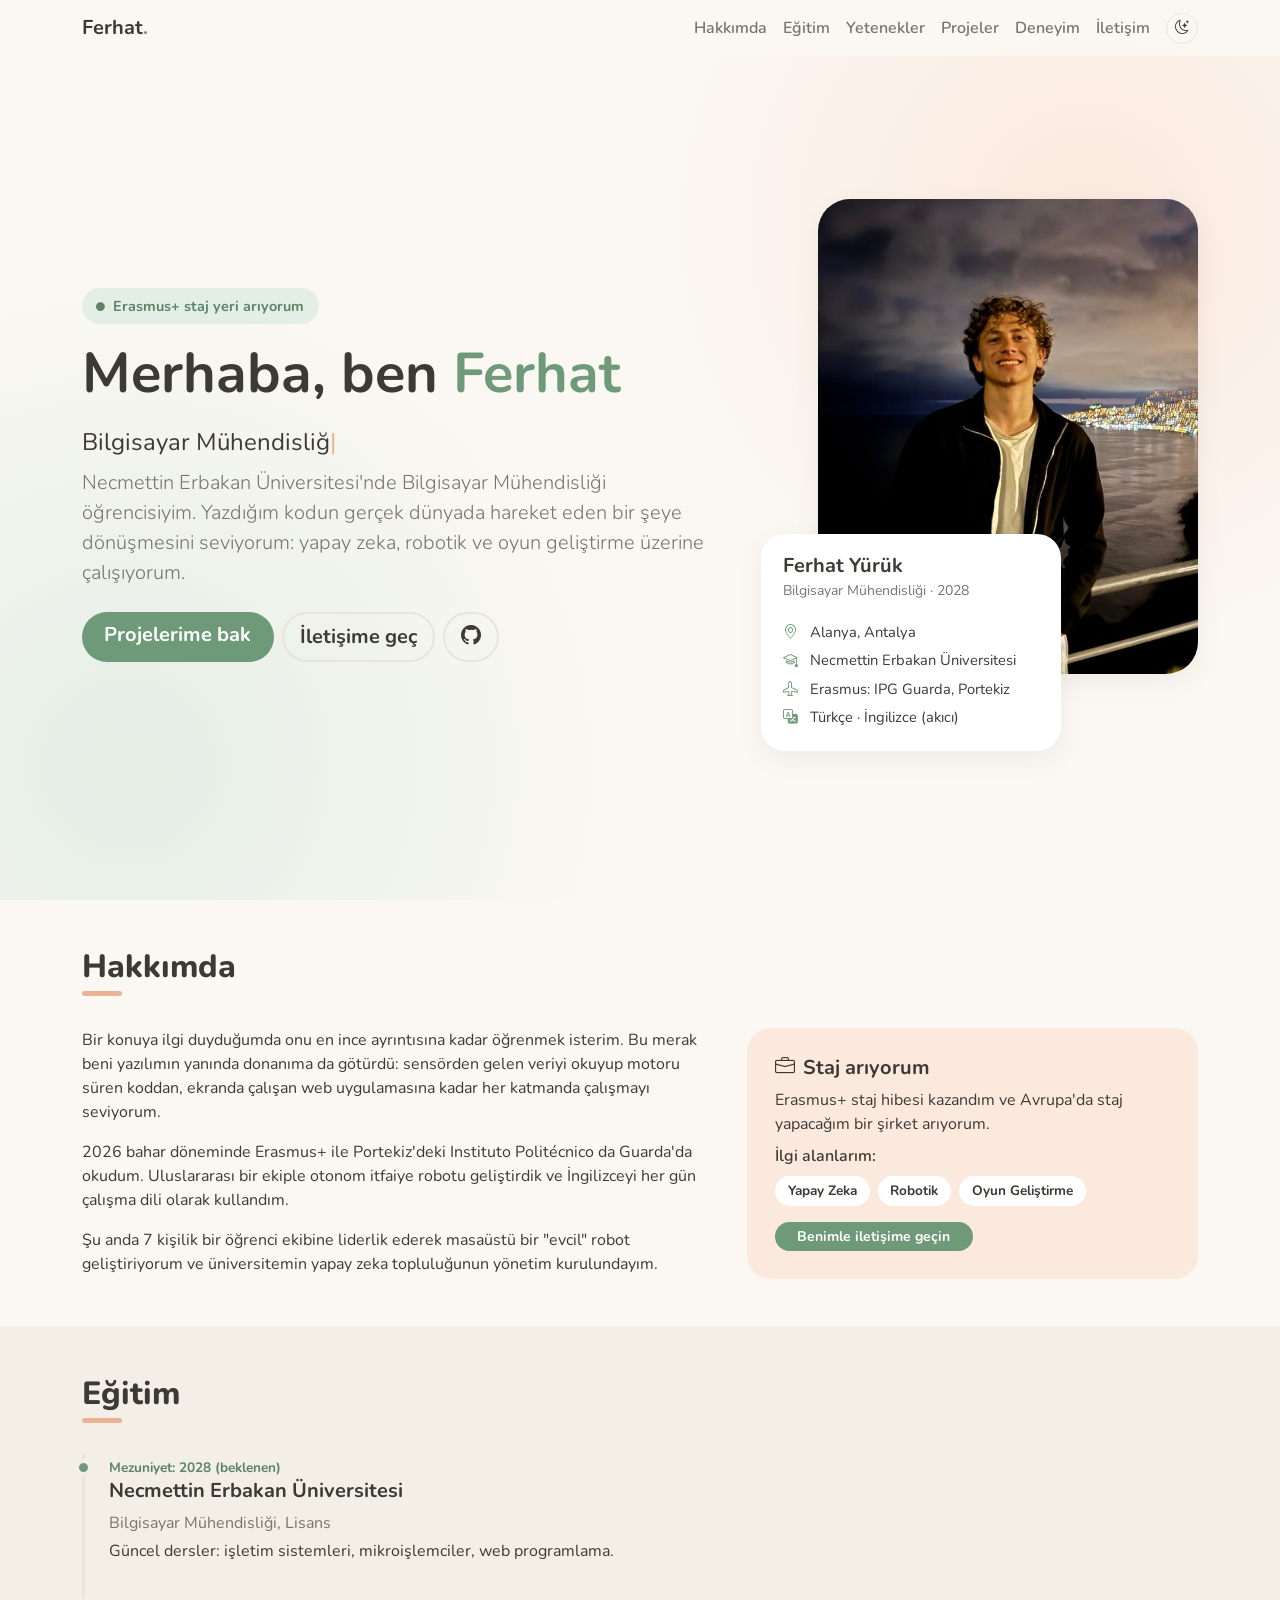
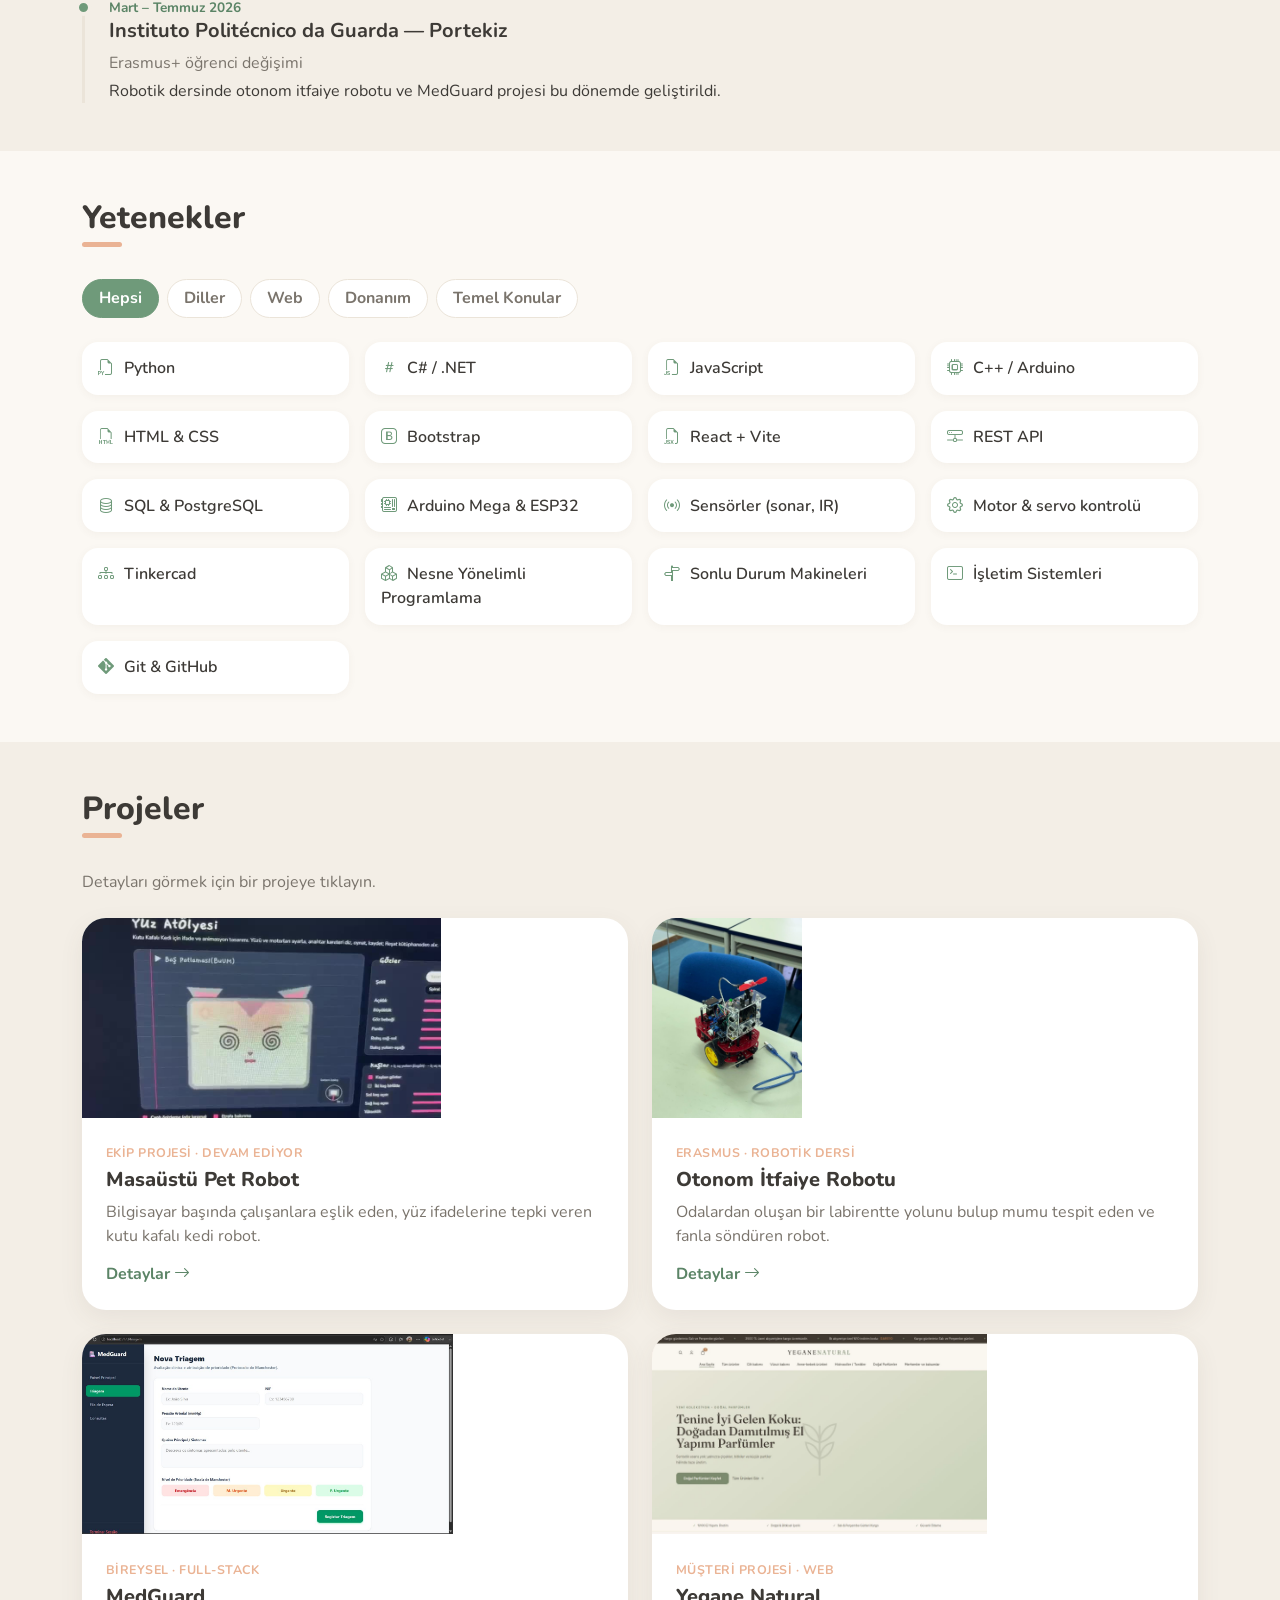
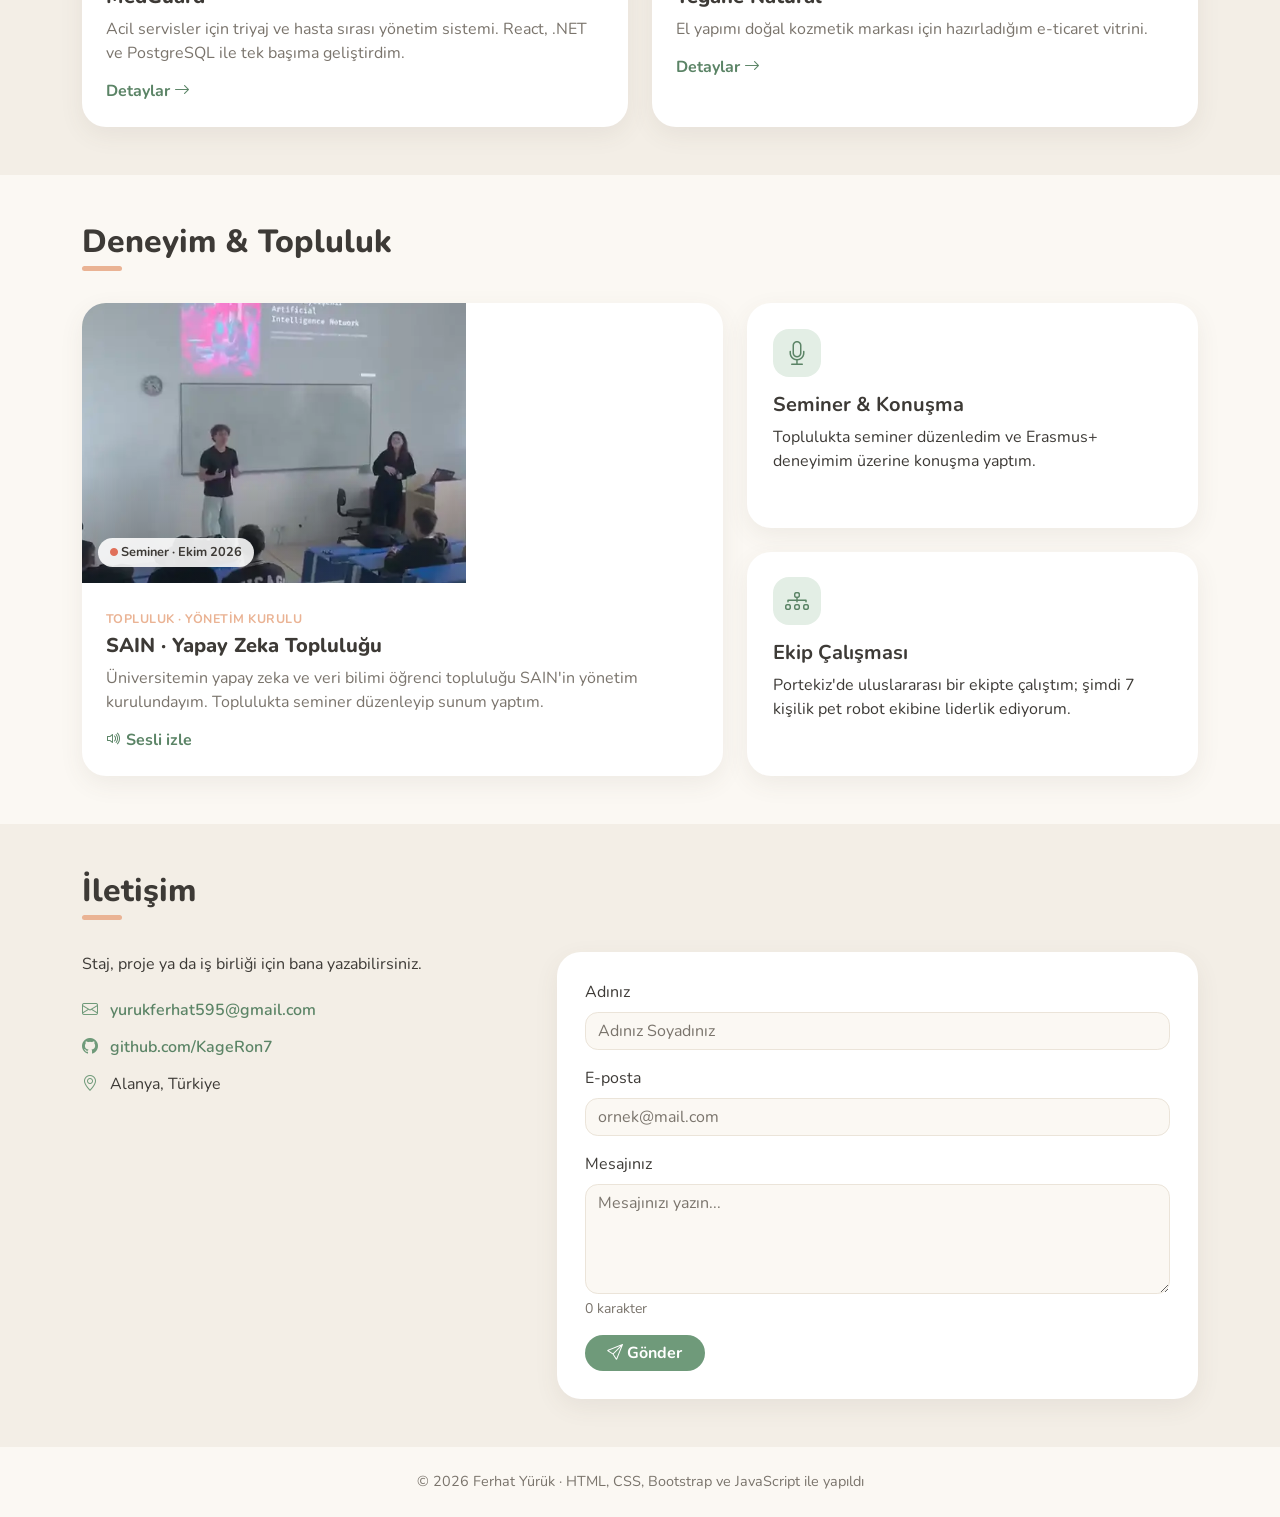
<file: index.html>
<!DOCTYPE html>
<html lang="tr" data-bs-theme="light">
<head>
  <meta charset="UTF-8">
  <meta name="viewport" content="width=device-width, initial-scale=1.0">
  <meta name="description" content="Ferhat Yürük — Bilgisayar Mühendisliği öğrencisi. Yapay zeka, robotik ve oyun geliştirme.">
  <title>Ferhat Yürük</title>

  <!-- Yumuşak, yuvarlak hatlı yazı tipi -->
  <link rel="preconnect" href="https://fonts.googleapis.com">
  <link rel="preconnect" href="https://fonts.gstatic.com" crossorigin>
  <link href="https://fonts.googleapis.com/css2?family=Nunito:wght@400;600;700;800&display=swap" rel="stylesheet">

  <!-- Bootstrap CSS ve ikonlar -->
  <link href="https://cdn.jsdelivr.net/npm/bootstrap@5.3.3/dist/css/bootstrap.min.css" rel="stylesheet">
  <link href="https://cdn.jsdelivr.net/npm/bootstrap-icons@1.11.3/font/bootstrap-icons.min.css" rel="stylesheet">
  <!-- Kendi stil dosyamız (Bootstrap'ten SONRA gelmeli ki onu ezebilsin) -->
  <link rel="stylesheet" href="style.css">
</head>
<body data-bs-spy="scroll" data-bs-target="#menu" data-bs-offset="80" tabindex="0">

  <!-- ===== MENÜ (NAVBAR) ===== -->
  <nav id="menu" class="navbar navbar-expand-lg fixed-top">
    <div class="container">
      <a class="navbar-brand fw-bold" href="#ana">Ferhat<span class="vurgu">.</span></a>

      <!-- Telefonda görünen hamburger butonu -->
      <button class="navbar-toggler" type="button" data-bs-toggle="collapse" data-bs-target="#menuIcerik"
              aria-controls="menuIcerik" aria-expanded="false" aria-label="Menüyü aç">
        <span class="navbar-toggler-icon"></span>
      </button>

      <div class="collapse navbar-collapse" id="menuIcerik">
        <ul class="navbar-nav ms-auto align-items-lg-center">
          <li class="nav-item"><a class="nav-link" href="#hakkimda">Hakkımda</a></li>
          <li class="nav-item"><a class="nav-link" href="#egitim">Eğitim</a></li>
          <li class="nav-item"><a class="nav-link" href="#yetenekler">Yetenekler</a></li>
          <li class="nav-item"><a class="nav-link" href="#projeler">Projeler</a></li>
          <li class="nav-item"><a class="nav-link" href="#deneyim">Deneyim</a></li>
          <li class="nav-item"><a class="nav-link" href="#iletisim">İletişim</a></li>
          <li class="nav-item ms-lg-2">
            <button id="temaButonu" class="btn btn-sm tema-butonu" type="button" aria-label="Temayı değiştir">
              <i class="bi bi-moon-stars"></i>
            </button>
          </li>
        </ul>
      </div>
    </div>
  </nav>

  <!-- ===== GİRİŞ (HERO) ===== -->
  <header id="ana" class="giris d-flex align-items-center">
    <div class="container">
      <div class="row align-items-center g-4 g-lg-5">
        <div class="col-lg-7">
          <span class="staj-rozeti mb-3">
            <i class="bi bi-circle-fill me-1"></i> Erasmus+ staj yeri arıyorum
          </span>
          <h1 class="display-4 fw-bold mb-3">Merhaba, ben <span class="vurgu">Ferhat</span></h1>
          <p class="fs-4 mb-2">
            <span id="yaziMakinesi"></span><span class="imlec">|</span>
          </p>
          <p class="lead text-body-secondary mb-4">
            Necmettin Erbakan Üniversitesi'nde Bilgisayar Mühendisliği öğrencisiyim.
            Yazdığım kodun gerçek dünyada hareket eden bir şeye dönüşmesini seviyorum:
            yapay zeka, robotik ve oyun geliştirme üzerine çalışıyorum.
          </p>
          <div class="d-flex flex-wrap gap-2">
            <a href="#projeler" class="btn btn-ana btn-lg">Projelerime bak</a>
            <a href="#iletisim" class="btn btn-cizgili btn-lg">İletişime geç</a>
            <a href="https://github.com/KageRon7" target="_blank" rel="noopener" class="btn btn-cizgili btn-lg">
              <i class="bi bi-github"></i>
            </a>
          </div>
        </div>

        <div class="col-lg-5 order-first order-lg-0">
          <!-- Fotoğraf + üstüne binen kısa bilgi kartı -->
          <div class="portre">
            <img src="img/ferhat.jpg" alt="Ferhat Yürük">
          </div>
          <div class="bilgi-karti bilgi-karti-ust">
            <div class="mb-3">
              <h5 class="mb-0 fw-bold">Ferhat Yürük</h5>
              <small class="text-body-secondary">Bilgisayar Mühendisliği · 2028</small>
            </div>
            <ul class="list-unstyled mb-0 bilgi-listesi">
              <li><i class="bi bi-geo-alt"></i> Alanya, Antalya</li>
              <li><i class="bi bi-mortarboard"></i> Necmettin Erbakan Üniversitesi</li>
              <li><i class="bi bi-airplane"></i> Erasmus: IPG Guarda, Portekiz</li>
              <li><i class="bi bi-translate"></i> Türkçe · İngilizce (akıcı)</li>
            </ul>
          </div>
        </div>
      </div>
    </div>
  </header>

  <!-- ===== HAKKIMDA ===== -->
  <section id="hakkimda" class="py-5">
    <div class="container">
      <h2 class="baslik">Hakkımda</h2>
      <div class="row g-4">
        <div class="col-lg-7">
          <p>
            Bir konuya ilgi duyduğumda onu en ince ayrıntısına kadar öğrenmek isterim.
            Bu merak beni yazılımın yanında donanıma da götürdü: sensörden gelen veriyi
            okuyup motoru süren koddan, ekranda çalışan web uygulamasına kadar her katmanda
            çalışmayı seviyorum.
          </p>
          <p>
            2026 bahar döneminde Erasmus+ ile Portekiz'deki Instituto Politécnico da Guarda'da
            okudum. Uluslararası bir ekiple otonom itfaiye robotu geliştirdik ve İngilizceyi
            her gün çalışma dili olarak kullandım.
          </p>
          <p class="mb-0">
            Şu anda 7 kişilik bir öğrenci ekibine liderlik ederek masaüstü bir "evcil" robot
            geliştiriyorum ve üniversitemin yapay zeka topluluğunun yönetim kurulundayım.
          </p>
        </div>
        <div class="col-lg-5">
          <!-- Staj arayışı kutusu -->
          <div class="staj-kutusu h-100">
            <h5 class="fw-bold"><i class="bi bi-briefcase me-2"></i>Staj arıyorum</h5>
            <p class="mb-2">
              Erasmus+ staj hibesi kazandım ve Avrupa'da staj yapacağım bir şirket arıyorum.
            </p>
            <p class="mb-2 fw-semibold">İlgi alanlarım:</p>
            <div class="d-flex flex-wrap gap-2 mb-3">
              <span class="hap">Yapay Zeka</span>
              <span class="hap">Robotik</span>
              <span class="hap">Oyun Geliştirme</span>
            </div>
            <a href="#iletisim" class="btn btn-sm btn-ana">Benimle iletişime geçin</a>
          </div>
        </div>
      </div>
    </div>
  </section>

  <!-- ===== EĞİTİM ===== -->
  <section id="egitim" class="py-5 bolum-acik">
    <div class="container">
      <h2 class="baslik">Eğitim</h2>
      <div class="zaman-cizelgesi">
        <div class="zaman-ogesi">
          <span class="tarih">Mezuniyet: 2028 (beklenen)</span>
          <h5 class="fw-bold">Necmettin Erbakan Üniversitesi</h5>
          <p class="text-body-secondary mb-1">Bilgisayar Mühendisliği, Lisans</p>
          <p class="mb-0">Güncel dersler: işletim sistemleri, mikroişlemciler, web programlama.</p>
        </div>
        <div class="zaman-ogesi">
          <span class="tarih">Mart – Temmuz 2026</span>
          <h5 class="fw-bold">Instituto Politécnico da Guarda — Portekiz</h5>
          <p class="text-body-secondary mb-1">Erasmus+ öğrenci değişimi</p>
          <p class="mb-0">Robotik dersinde otonom itfaiye robotu ve MedGuard projesi bu dönemde geliştirildi.</p>
        </div>
      </div>
    </div>
  </section>

  <!-- ===== YETENEKLER ===== -->
  <section id="yetenekler" class="py-5">
    <div class="container">
      <h2 class="baslik">Yetenekler</h2>

      <!-- Filtre butonları: JavaScript ile çalışır -->
      <div class="d-flex flex-wrap gap-2 mb-4" role="group" aria-label="Yetenek filtresi">
        <button type="button" class="filtre aktif" data-filtre="hepsi">Hepsi</button>
        <button type="button" class="filtre" data-filtre="dil">Diller</button>
        <button type="button" class="filtre" data-filtre="web">Web</button>
        <button type="button" class="filtre" data-filtre="donanim">Donanım</button>
        <button type="button" class="filtre" data-filtre="temel">Temel Konular</button>
      </div>

      <div class="row g-3">
        <div class="col-6 col-md-4 col-lg-3 yetenek" data-kategori="dil"><div class="yetenek-karti"><i class="bi bi-filetype-py"></i> Python</div></div>
        <div class="col-6 col-md-4 col-lg-3 yetenek" data-kategori="dil"><div class="yetenek-karti"><i class="bi bi-hash"></i> C# / .NET</div></div>
        <div class="col-6 col-md-4 col-lg-3 yetenek" data-kategori="dil"><div class="yetenek-karti"><i class="bi bi-filetype-js"></i> JavaScript</div></div>
        <div class="col-6 col-md-4 col-lg-3 yetenek" data-kategori="dil"><div class="yetenek-karti"><i class="bi bi-cpu"></i> C++ / Arduino</div></div>

        <div class="col-6 col-md-4 col-lg-3 yetenek" data-kategori="web"><div class="yetenek-karti"><i class="bi bi-filetype-html"></i> HTML &amp; CSS</div></div>
        <div class="col-6 col-md-4 col-lg-3 yetenek" data-kategori="web"><div class="yetenek-karti"><i class="bi bi-bootstrap"></i> Bootstrap</div></div>
        <div class="col-6 col-md-4 col-lg-3 yetenek" data-kategori="web"><div class="yetenek-karti"><i class="bi bi-filetype-jsx"></i> React + Vite</div></div>
        <div class="col-6 col-md-4 col-lg-3 yetenek" data-kategori="web"><div class="yetenek-karti"><i class="bi bi-hdd-network"></i> REST API</div></div>
        <div class="col-6 col-md-4 col-lg-3 yetenek" data-kategori="web"><div class="yetenek-karti"><i class="bi bi-database"></i> SQL &amp; PostgreSQL</div></div>

        <div class="col-6 col-md-4 col-lg-3 yetenek" data-kategori="donanim"><div class="yetenek-karti"><i class="bi bi-motherboard"></i> Arduino Mega &amp; ESP32</div></div>
        <div class="col-6 col-md-4 col-lg-3 yetenek" data-kategori="donanim"><div class="yetenek-karti"><i class="bi bi-broadcast"></i> Sensörler (sonar, IR)</div></div>
        <div class="col-6 col-md-4 col-lg-3 yetenek" data-kategori="donanim"><div class="yetenek-karti"><i class="bi bi-gear"></i> Motor &amp; servo kontrolü</div></div>
        <div class="col-6 col-md-4 col-lg-3 yetenek" data-kategori="donanim"><div class="yetenek-karti"><i class="bi bi-diagram-3"></i> Tinkercad</div></div>

        <div class="col-6 col-md-4 col-lg-3 yetenek" data-kategori="temel"><div class="yetenek-karti"><i class="bi bi-boxes"></i> Nesne Yönelimli Programlama</div></div>
        <div class="col-6 col-md-4 col-lg-3 yetenek" data-kategori="temel"><div class="yetenek-karti"><i class="bi bi-signpost-split"></i> Sonlu Durum Makineleri</div></div>
        <div class="col-6 col-md-4 col-lg-3 yetenek" data-kategori="temel"><div class="yetenek-karti"><i class="bi bi-terminal"></i> İşletim Sistemleri</div></div>
        <div class="col-6 col-md-4 col-lg-3 yetenek" data-kategori="temel"><div class="yetenek-karti"><i class="bi bi-git"></i> Git &amp; GitHub</div></div>
      </div>
    </div>
  </section>

  <!-- ===== PROJELER =====
       Kartlar sadece kısa özet gösterir. Tıklanınca JavaScript, script.js'teki
       "projeler" listesinden detayları alıp açılır pencereye (modal) yazar. -->
  <section id="projeler" class="py-5 bolum-acik">
    <div class="container">
      <h2 class="baslik">Projeler</h2>
      <p class="text-body-secondary mb-4">Detayları görmek için bir projeye tıklayın.</p>

      <div class="row g-4">
        <div class="col-md-6">
          <button type="button" class="proje-karti" data-proje="petRobot">
            <div class="proje-gorsel renk-1"><img src="img/petrobot-yuz-animasyonu-kapak.jpg" alt="Pet robotun yüz animasyonu"></div>
            <div class="proje-metin">
              <span class="proje-turu">Ekip projesi · Devam ediyor</span>
              <h5>Masaüstü Pet Robot</h5>
              <p>Bilgisayar başında çalışanlara eşlik eden, yüz ifadelerine tepki veren kutu kafalı kedi robot.</p>
              <span class="detay-linki">Detaylar <i class="bi bi-arrow-right"></i></span>
            </div>
          </button>
        </div>

        <div class="col-md-6">
          <button type="button" class="proje-karti" data-proje="itfaiye">
            <div class="proje-gorsel"><img src="img/itfaiye-robotu.jpg" alt="Kırmızı şasili itfaiye robotu"></div>
            <div class="proje-metin">
              <span class="proje-turu">Erasmus · Robotik dersi</span>
              <h5>Otonom İtfaiye Robotu</h5>
              <p>Odalardan oluşan bir labirentte yolunu bulup mumu tespit eden ve fanla söndüren robot.</p>
              <span class="detay-linki">Detaylar <i class="bi bi-arrow-right"></i></span>
            </div>
          </button>
        </div>

        <div class="col-md-6">
          <button type="button" class="proje-karti" data-proje="medguard">
            <div class="proje-gorsel renk-2"><img src="img/medguard-triyaj.jpg" alt="MedGuard triyaj ekranı" class="ust-hizali"></div>
            <div class="proje-metin">
              <span class="proje-turu">Bireysel · Full-stack</span>
              <h5>MedGuard</h5>
              <p>Acil servisler için triyaj ve hasta sırası yönetim sistemi. React, .NET ve PostgreSQL ile tek başıma geliştirdim.</p>
              <span class="detay-linki">Detaylar <i class="bi bi-arrow-right"></i></span>
            </div>
          </button>
        </div>

        <div class="col-md-6">
          <button type="button" class="proje-karti" data-proje="yegane">
            <div class="proje-gorsel renk-3"><img src="img/yegane-anasayfa.jpg" alt="Yegane Natural ana sayfası" class="ust-hizali"></div>
            <div class="proje-metin">
              <span class="proje-turu">Müşteri projesi · Web</span>
              <h5>Yegane Natural</h5>
              <p>El yapımı doğal kozmetik markası için hazırladığım e-ticaret vitrini.</p>
              <span class="detay-linki">Detaylar <i class="bi bi-arrow-right"></i></span>
            </div>
          </button>
        </div>
      </div>
    </div>
  </section>

  <!-- ===== PROJE DETAY PENCERESİ (MODAL) =====
       Tek bir modal var; içi JavaScript ile doldurulur. -->
  <div class="modal fade" id="projeModal" tabindex="-1" aria-labelledby="modalBaslik" aria-hidden="true">
    <div class="modal-dialog modal-lg modal-dialog-centered modal-dialog-scrollable">
      <div class="modal-content">
        <div class="modal-header">
          <div>
            <span class="proje-turu" id="modalTur"></span>
            <h4 class="modal-title fw-bold" id="modalBaslik"></h4>
          </div>
          <button type="button" class="btn-close" data-bs-dismiss="modal" aria-label="Kapat"></button>
        </div>
        <div class="modal-body">
          <!-- Görsel galerisi (Bootstrap carousel) -->
          <div id="projeGaleri" class="carousel slide mb-4">
            <div class="carousel-inner" id="galeriIcerik"></div>
            <button class="carousel-control-prev" type="button" data-bs-target="#projeGaleri" data-bs-slide="prev">
              <span class="carousel-control-prev-icon" aria-hidden="true"></span>
              <span class="visually-hidden">Önceki</span>
            </button>
            <button class="carousel-control-next" type="button" data-bs-target="#projeGaleri" data-bs-slide="next">
              <span class="carousel-control-next-icon" aria-hidden="true"></span>
              <span class="visually-hidden">Sonraki</span>
            </button>
          </div>
          <div id="modalIcerik"></div>
        </div>
        <div class="modal-footer" id="modalAlt"></div>
      </div>
    </div>
  </div>

  <!-- ===== DENEYİM ===== -->
  <section id="deneyim" class="py-5">
    <div class="container">
      <h2 class="baslik">Deneyim &amp; Topluluk</h2>
      <div class="row g-4">
        <!-- Öne çıkan kart: seminer videosu sessiz döngüde oynar, tıklanınca detay penceresi açılır -->
        <div class="col-lg-7">
          <button type="button" class="sain-karti" data-proje="sain">
            <div class="sain-medya">
              <!-- Animasyonlu WebP: GIF gibi her tarayıcıda kendiliğinden ve sessiz oynar -->
              <img class="sain-video" src="img/sain-seminer.webp" alt="SAIN seminerinden kısa bir an">
              <span class="sain-rozet"><i class="bi bi-circle-fill"></i> Seminer · Ekim 2026</span>
            </div>
            <div class="sain-metin">
              <span class="proje-turu">Topluluk · Yönetim kurulu</span>
              <h5>SAIN · Yapay Zeka Topluluğu</h5>
              <p>Üniversitemin yapay zeka ve veri bilimi öğrenci topluluğu SAIN'in yönetim kurulundayım. Toplulukta seminer düzenleyip sunum yaptım.</p>
              <span class="detay-linki"><i class="bi bi-volume-up"></i> Sesli izle</span>
            </div>
          </button>
        </div>

        <div class="col-lg-5 d-flex flex-column gap-4">
          <div class="deneyim-karti flex-fill">
            <i class="bi bi-mic"></i>
            <h5 class="fw-bold">Seminer &amp; Konuşma</h5>
            <p class="mb-0">Toplulukta seminer düzenledim ve Erasmus+ deneyimim üzerine konuşma yaptım.</p>
          </div>
          <div class="deneyim-karti flex-fill">
            <i class="bi bi-diagram-3"></i>
            <h5 class="fw-bold">Ekip Çalışması</h5>
            <p class="mb-0">Portekiz'de uluslararası bir ekipte çalıştım; şimdi 7 kişilik pet robot ekibine liderlik ediyorum.</p>
          </div>
        </div>
      </div>
    </div>
  </section>

  <!-- ===== İLETİŞİM ===== -->
  <section id="iletisim" class="py-5 bolum-acik">
    <div class="container">
      <h2 class="baslik">İletişim</h2>
      <div class="row g-4">
        <div class="col-lg-5">
          <p>Staj, proje ya da iş birliği için bana yazabilirsiniz.</p>
          <ul class="list-unstyled iletisim-listesi">
            <li><i class="bi bi-envelope"></i> <a href="mailto:yurukferhat595@gmail.com">yurukferhat595@gmail.com</a></li>
            <li><i class="bi bi-github"></i> <a href="https://github.com/KageRon7" target="_blank" rel="noopener">github.com/KageRon7</a></li>
            <li><i class="bi bi-geo-alt"></i> Alanya, Türkiye</li>
          </ul>
        </div>

        <div class="col-lg-7">
          <!-- novalidate: tarayıcının kendi uyarılarını kapatır, kontrolü JavaScript yapar -->
          <form id="iletisimFormu" class="form-kutusu" novalidate>
            <div class="mb-3">
              <label for="ad" class="form-label">Adınız</label>
              <input type="text" class="form-control" id="ad" placeholder="Adınız Soyadınız">
              <div class="invalid-feedback">Lütfen en az 3 harfli bir ad girin.</div>
            </div>
            <div class="mb-3">
              <label for="eposta" class="form-label">E-posta</label>
              <input type="email" class="form-control" id="eposta" placeholder="ornek@mail.com">
              <div class="invalid-feedback">Lütfen geçerli bir e-posta adresi girin.</div>
            </div>
            <div class="mb-3">
              <label for="mesaj" class="form-label">Mesajınız</label>
              <textarea class="form-control" id="mesaj" rows="4" placeholder="Mesajınızı yazın..."></textarea>
              <div class="invalid-feedback">Mesaj en az 10 karakter olmalı.</div>
              <div class="form-text"><span id="karakterSayaci">0</span> karakter</div>
            </div>
            <button type="submit" class="btn btn-ana">
              <i class="bi bi-send"></i> Gönder
            </button>
            <div id="formSonucu" class="alert alert-success mt-3 d-none" role="alert"></div>
          </form>
        </div>
      </div>
    </div>
  </section>

  <!-- ===== ALT BİLGİ ===== -->
  <footer class="text-center py-4">
    <div class="container">
      © <span id="yil"></span> Ferhat Yürük · HTML, CSS, Bootstrap ve JavaScript ile yapıldı
    </div>
  </footer>

  <!-- Yukarı çık butonu -->
  <button id="yukariButonu" class="btn btn-ana yukari" type="button" aria-label="Yukarı çık">
    <i class="bi bi-arrow-up"></i>
  </button>

  <!-- Bootstrap JS (menü, modal, carousel ve scrollspy için gerekli) -->
  <script src="https://cdn.jsdelivr.net/npm/bootstrap@5.3.3/dist/js/bootstrap.bundle.min.js"></script>
  <script src="script.js"></script>
</body>
</html>
</file>
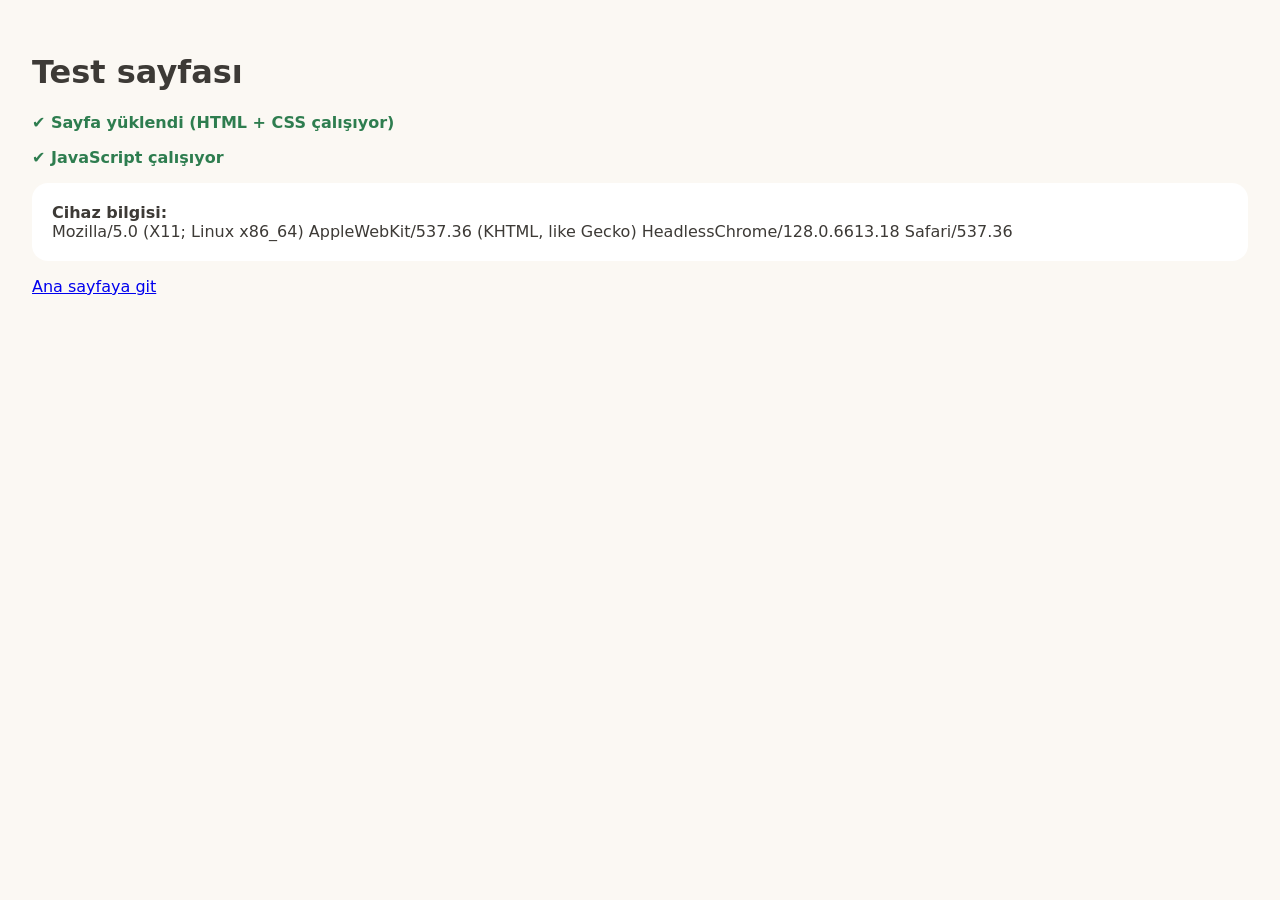
<file: test.html>
<!DOCTYPE html>
<html lang="tr">
<head>
  <meta charset="UTF-8">
  <meta name="viewport" content="width=device-width, initial-scale=1.0">
  <title>Test</title>
  <style>
    body { font-family: -apple-system, system-ui, sans-serif; background: #fbf8f3; color: #3d3a36; padding: 24px; }
    .kutu { background: #fff; border-radius: 16px; padding: 20px; margin-top: 12px; word-break: break-word; }
    .iyi { color: #2e7d4f; font-weight: bold; }
  </style>
</head>
<body>
  <h1>Test sayfası</h1>
  <p class="iyi">✔ Sayfa yüklendi (HTML + CSS çalışıyor)</p>
  <p id="js">✘ JavaScript çalışmadı</p>
  <div class="kutu">
    <strong>Cihaz bilgisi:</strong><br>
    <span id="ua">-</span>
  </div>
  <p><a href="/">Ana sayfaya git</a></p>

  <script>
    document.getElementById("js").textContent = "✔ JavaScript çalışıyor";
    document.getElementById("js").className = "iyi";
    document.getElementById("ua").textContent = navigator.userAgent;
  </script>
</body>
</html>
</file>
<file: style.css>
/* ===== RENK DEĞİŞKENLERİ =====
   Yumuşak bir palet: krem zemin, adaçayı yeşili, şeftali vurgular.
   Koyu temada sadece bu değişkenleri değiştirmek yetiyor. */
:root {
  --zemin: #fbf8f3;          /* krem */
  --zemin-2: #f3eee6;        /* biraz koyu krem (açık bölümler) */
  --kart: #ffffff;
  --yazi: #3d3a36;
  --yazi-soluk: #7a746c;
  --ana: #6f9a7a;            /* adaçayı yeşili */
  --ana-koyu: #5b8466;
  --ana-acik: #e3eee5;
  --seftali: #eab394;
  --seftali-acik: #fbe9de;
  --lavanta-acik: #ebe7f5;
  --kenarlik: #ebe4d9;
  --golge: 0 8px 24px rgba(92, 78, 60, .08);
}

[data-bs-theme="dark"] {
  --zemin: #1d1f1d;
  --zemin-2: #232623;
  --kart: #2a2d2a;
  --yazi: #e9e5de;
  --yazi-soluk: #a8a39b;
  --ana: #9cc3a6;
  --ana-koyu: #b3d4bb;
  --ana-acik: #2f3c32;
  --seftali: #e9b597;
  --seftali-acik: #3d3029;
  --lavanta-acik: #33303f;
  --kenarlik: #383b38;
  --golge: 0 8px 24px rgba(0, 0, 0, .3);
}

/* ===== GENEL ===== */
html { scroll-behavior: smooth; }

body {
  font-family: "Nunito", system-ui, -apple-system, "Segoe UI", sans-serif;
  background-color: var(--zemin);
  color: var(--yazi);
  /* Bootstrap'in "text-body-secondary" rengini de yumuşatıyoruz */
  --bs-secondary-color: var(--yazi-soluk);
  --bs-body-color: var(--yazi);
}

/* Sabit menü başlıkların üstünü kapatmasın diye */
section, header { scroll-margin-top: 70px; }

.vurgu { color: var(--ana); }

.bolum-acik { background-color: var(--zemin-2); }

/* Bölüm başlıkları ve altlarındaki yuvarlak çizgi */
.baslik {
  font-weight: 800;
  margin-bottom: 2rem;
  position: relative;
  padding-bottom: .6rem;
}
.baslik::after {
  content: "";
  position: absolute;
  left: 0;
  bottom: 0;
  width: 40px;
  height: 5px;
  border-radius: 5px;
  background: var(--seftali);
}

a { color: var(--ana-koyu); }

/* ===== BUTONLAR ===== */
.btn-ana {
  background: var(--ana);
  color: #fff;
  border: none;
  border-radius: 999px;
  padding-left: 1.4rem;
  padding-right: 1.4rem;
  font-weight: 700;
}
.btn-ana:hover, .btn-ana:focus { background: var(--ana-koyu); color: #fff; }
[data-bs-theme="dark"] .btn-ana { color: #1d1f1d; }

.btn-cizgili {
  background: transparent;
  color: var(--yazi);
  border: 2px solid var(--kenarlik);
  border-radius: 999px;
  font-weight: 700;
}
.btn-cizgili:hover { border-color: var(--ana); color: var(--ana-koyu); }

.tema-butonu {
  border: 1px solid var(--kenarlik);
  border-radius: 999px;
  color: var(--yazi);
}

/* ===== MENÜ ===== */
.navbar {
  background-color: rgba(251, 248, 243, .92);           /* eski Safari için yedek */
  background-color: color-mix(in srgb, var(--zemin) 88%, transparent);
  -webkit-backdrop-filter: blur(10px);                   /* Safari öneki */
  backdrop-filter: blur(10px);
}
.navbar .nav-link { color: var(--yazi-soluk); font-weight: 600; }
.navbar .nav-link:hover,
.navbar .nav-link.active { color: var(--ana-koyu) !important; }
.navbar-brand { color: var(--yazi) !important; }

/* ===== GİRİŞ ===== */
.giris {
  min-height: 100vh;
  padding-top: 90px;
  padding-bottom: 40px;
  /* Arka plandaki yumuşak renk lekeleri */
  background:
    radial-gradient(circle at 85% 25%, var(--seftali-acik), transparent 35%),
    radial-gradient(circle at 10% 85%, var(--ana-acik), transparent 35%);
}

.staj-rozeti {
  display: inline-block;
  background-color: var(--ana-acik);
  color: var(--ana-koyu);
  font-weight: 700;
  font-size: .9rem;
  padding: .45rem .9rem;
  border-radius: 999px;
}
/* Yeşil noktanın yanıp sönmesi */
.staj-rozeti .bi-circle-fill {
  font-size: .55rem;
  vertical-align: middle;
  animation: nabiz 1.6s infinite;
}
@keyframes nabiz {
  0%, 100% { opacity: 1; }
  50% { opacity: .25; }
}

/* Yazı makinesi efektindeki yanıp sönen imleç */
.imlec { color: var(--seftali); animation: nabiz 1s infinite; }

.bilgi-karti {
  background: var(--kart);
  border-radius: 1.5rem;
  padding: 1.75rem;
  box-shadow: var(--golge);
}
.avatar {
  width: 58px;
  height: 58px;
  border-radius: 50%;
  background: linear-gradient(135deg, var(--ana), var(--seftali));
  color: #fff;
  display: flex;
  align-items: center;
  justify-content: center;
  font-weight: 800;
  font-size: 1.2rem;
}
.bilgi-listesi li { padding: .35rem 0; }
.bilgi-listesi i { color: var(--ana); margin-right: .5rem; }

/* ===== HAKKIMDA ===== */
.staj-kutusu {
  background: var(--seftali-acik);
  border-radius: 1.5rem;
  padding: 1.75rem;
}
.hap {
  background: var(--kart);
  color: var(--yazi);
  font-size: .85rem;
  font-weight: 700;
  padding: .3rem .8rem;
  border-radius: 999px;
}

/* ===== EĞİTİM (zaman çizelgesi) ===== */
.zaman-cizelgesi {
  border-left: 3px solid var(--kenarlik);
  padding-left: 1.5rem;
}
.zaman-ogesi { position: relative; margin-bottom: 2rem; }
.zaman-ogesi:last-child { margin-bottom: 0; }
/* Çizgi üzerindeki yuvarlak nokta */
.zaman-ogesi::before {
  content: "";
  position: absolute;
  left: calc(-1.5rem - 10px);
  top: .25rem;
  width: 17px;
  height: 17px;
  border-radius: 50%;
  background: var(--ana);
  border: 4px solid var(--zemin-2);
}
.tarih { font-size: .85rem; font-weight: 700; color: var(--ana-koyu); }

/* ===== YETENEKLER ===== */
.filtre {
  background: var(--kart);
  color: var(--yazi-soluk);
  border: 1px solid var(--kenarlik);
  border-radius: 999px;
  padding: .4rem 1rem;
  font-weight: 700;
  transition: all .2s;
}
.filtre:hover { color: var(--ana-koyu); }
.filtre.aktif { background: var(--ana); border-color: var(--ana); color: #fff; }
[data-bs-theme="dark"] .filtre.aktif { color: #1d1f1d; }

.yetenek-karti {
  background: var(--kart);
  border-radius: 1rem;
  padding: .9rem 1rem;
  height: 100%;
  font-weight: 600;
  box-shadow: 0 2px 8px rgba(92, 78, 60, .05);
  transition: transform .2s;
}
.yetenek-karti i { color: var(--ana); margin-right: .4rem; }
.yetenek-karti:hover { transform: translateY(-3px); }

/* JavaScript filtre için: gizlenen kartlar */
.yetenek.gizli { display: none; }

/* ===== PROJELER ===== */
/* Kart bir <button>: klavyeyle de seçilebilsin diye */
.proje-karti {
  display: flex;
  flex-direction: column;
  width: 100%;
  height: 100%;
  padding: 0;
  text-align: left;
  color: inherit;
  background: var(--kart);
  border: none;
  border-radius: 1.5rem;
  overflow: hidden;
  box-shadow: var(--golge);
  transition: transform .25s, box-shadow .25s;
}
.proje-karti:hover,
.proje-karti:focus-visible {
  transform: translateY(-6px);
  box-shadow: 0 14px 32px rgba(92, 78, 60, .14);
  outline: none;
}
.proje-karti:hover .detay-linki i { transform: translateX(4px); }

.proje-gorsel {
  height: 200px;
  display: flex;
  align-items: center;
  justify-content: center;
  font-size: 4rem;
  color: var(--ana-koyu);
  background: var(--ana-acik);
}
.proje-gorsel img {
  width: 100%;
  height: 100%;
  object-fit: cover;
  object-position: center 60%;
}
.renk-1 { background: var(--ana-acik); }
.renk-2 { background: var(--lavanta-acik); color: #8a7fb3; }
.renk-3 { background: var(--seftali-acik); color: #c98a68; }

.proje-metin { padding: 1.4rem 1.5rem 1.5rem; }
.proje-metin h5 { font-weight: 800; margin: .25rem 0 .5rem; }
.proje-metin p { color: var(--yazi-soluk); margin-bottom: .9rem; }

.proje-turu {
  font-size: .78rem;
  font-weight: 700;
  text-transform: uppercase;
  letter-spacing: .04em;
  color: var(--seftali);
}
.detay-linki { font-weight: 700; color: var(--ana-koyu); }
.detay-linki i { display: inline-block; transition: transform .2s; }

/* ===== PROJE DETAY PENCERESİ (MODAL) ===== */
.modal-content {
  background: var(--zemin);
  border: none;
  border-radius: 1.5rem;
}
.modal-header, .modal-footer { border-color: var(--kenarlik); }

#projeGaleri {
  border-radius: 1rem;
  overflow: hidden;
  background: var(--zemin-2);
}
#projeGaleri .carousel-item img {
  width: 100%;
  height: 360px;
  object-fit: contain;
  background: var(--zemin-2);
}
.carousel-caption {
  background: rgba(40, 38, 35, .55);
  border-radius: .75rem;
  padding: .35rem .8rem;
  bottom: .8rem;
  left: 50%;
  right: auto;
  transform: translateX(-50%);
  font-size: .85rem;
}
/* Henüz eklenmemiş görseller için yer tutucu */
.yer-tutucu {
  height: 280px;
  display: flex;
  flex-direction: column;
  align-items: center;
  justify-content: center;
  gap: .5rem;
  color: var(--yazi-soluk);
  border: 2px dashed var(--kenarlik);
  border-radius: 1rem;
}
.yer-tutucu i { font-size: 2.5rem; color: var(--ana); }

.detay-baslik {
  font-size: .95rem;
  font-weight: 800;
  color: var(--ana-koyu);
  margin: 1.25rem 0 .4rem;
}
.detay-baslik:first-child { margin-top: 0; }
.modal-body ul { padding-left: 1.2rem; }
.modal-body li { margin-bottom: .25rem; }

.etiketler span {
  display: inline-block;
  font-size: .8rem;
  font-weight: 700;
  padding: .25rem .7rem;
  margin: 0 .3rem .3rem 0;
  border-radius: 999px;
  background: var(--ana-acik);
  color: var(--ana-koyu);
}

/* ===== DENEYİM ===== */
.deneyim-karti {
  background: var(--kart);
  border-radius: 1.5rem;
  padding: 1.6rem;
  box-shadow: var(--golge);
}
.deneyim-karti i {
  font-size: 1.5rem;
  color: var(--ana-koyu);
  background: var(--ana-acik);
  width: 48px;
  height: 48px;
  border-radius: 1rem;
  display: flex;
  align-items: center;
  justify-content: center;
  margin-bottom: 1rem;
}

/* ===== İLETİŞİM ===== */
.iletisim-listesi li { padding: .4rem 0; }
.iletisim-listesi i { color: var(--ana); margin-right: .5rem; }
.iletisim-listesi a { text-decoration: none; font-weight: 600; }

.form-kutusu {
  background: var(--kart);
  border-radius: 1.5rem;
  padding: 1.75rem;
  box-shadow: var(--golge);
}
.form-control {
  background: var(--zemin);
  border-color: var(--kenarlik);
  border-radius: .8rem;
}
.form-control:focus {
  background: var(--zemin);
  border-color: var(--ana);
  box-shadow: 0 0 0 .25rem color-mix(in srgb, var(--ana) 25%, transparent);
}

/* ===== ALT BİLGİ ===== */
footer { color: var(--yazi-soluk); font-size: .9rem; }

/* ===== YUKARI ÇIK BUTONU ===== */
.yukari {
  position: fixed;
  right: 20px;
  bottom: 20px;
  width: 46px;
  height: 46px;
  padding: 0 !important;
  display: none;          /* JavaScript gösterecek */
  z-index: 1000;
}
.yukari.goster { display: block; }

/* ===== KAYDIRINCA BELİREN BÖLÜMLER ===== */
.belir { opacity: 0; transform: translateY(20px); transition: opacity .6s, transform .6s; }
.belir.gorundu { opacity: 1; transform: none; }

/* ===== TELEFON ===== */
@media (max-width: 576px) {
  .giris { min-height: auto; padding-top: 100px; }
  .display-4 { font-size: 2.3rem; }
  #projeGaleri .carousel-item img { height: 240px; }
}

/* Galeri okları açık zeminde görünsün diye yuvarlak arka plan */
#projeGaleri .carousel-control-prev-icon,
#projeGaleri .carousel-control-next-icon {
  background-color: rgba(40, 38, 35, .45);
  background-size: 50%;
  border-radius: 50%;
  width: 2.4rem;
  height: 2.4rem;
}

/* ===== FOTOĞRAF (GİRİŞ) ===== */
.portre {
  border-radius: 2rem;
  overflow: hidden;
  aspect-ratio: 4 / 5;
  max-width: 380px;
  margin-left: auto;
  box-shadow: var(--golge);
}
.portre img { width: 100%; height: 100%; object-fit: cover; }
/* Bilgi kartı fotoğrafın sol altına biniyor */
.bilgi-karti-ust {
  position: relative;
  max-width: 300px;
  margin-top: -140px;
  padding: 1.25rem 1.4rem;
}
.bilgi-karti-ust .bilgi-listesi li { padding: .2rem 0; font-size: .92rem; }
@media (max-width: 991px) {
  .portre { margin: 0 auto; max-width: 260px; }
  .bilgi-karti-ust { margin: -80px auto 0; }
}

/* Proje kartlarındaki ekran görüntüleri üstten hizalansın */
.proje-gorsel img.ust-hizali { object-position: top; }

/* Modal içindeki video ve görsellere tıklanınca büyük açma linki */
#projeGaleri .carousel-item video {
  width: 100%;
  height: 360px;
  object-fit: contain;
  background: #111;
  display: block;
}
.buyut-linki {
  position: absolute;
  top: .7rem;
  right: .7rem;
  background: rgba(40, 38, 35, .55);
  color: #fff;
  border-radius: 999px;
  padding: .2rem .7rem;
  font-size: .8rem;
  text-decoration: none;
}
.buyut-linki:hover { color: #fff; background: rgba(40, 38, 35, .8); }
@media (max-width: 576px) {
  #projeGaleri .carousel-item video { height: 240px; }
}

/* Tıklanabilir deneyim kartı (button) */
.deneyim-karti.tiklanabilir {
  width: 100%;
  text-align: left;
  color: inherit;
  border: none;
  transition: transform .25s, box-shadow .25s;
}
.deneyim-karti.tiklanabilir:hover,
.deneyim-karti.tiklanabilir:focus-visible {
  transform: translateY(-6px);
  box-shadow: 0 14px 32px rgba(92, 78, 60, .14);
  outline: none;
}
.deneyim-karti .detay-linki i {
  display: inline;
  font-size: 1rem;
  width: auto;
  height: auto;
  background: none;
  margin: 0;
}

/* ===== SAIN ÖNE ÇIKAN KART (videolu) ===== */
.sain-karti {
  display: flex;
  flex-direction: column;
  width: 100%;
  height: 100%;
  padding: 0;
  text-align: left;
  color: inherit;
  background: var(--kart);
  border: none;
  border-radius: 1.5rem;
  overflow: hidden;
  box-shadow: var(--golge);
  transition: transform .25s, box-shadow .25s;
}
.sain-karti:hover,
.sain-karti:focus-visible {
  transform: translateY(-6px);
  box-shadow: 0 14px 32px rgba(92, 78, 60, .14);
  outline: none;
}
.sain-karti:hover .detay-linki i { transform: translateX(4px); }

.sain-medya {
  position: relative;
  height: 280px;
  background: var(--zemin-2);
}
.sain-video {
  width: 100%;
  height: 100%;
  object-fit: cover;
  object-position: 50% 60%;   /* animasyonun konuşmacının olduğu kısmı */
  display: block;
}
/* Alt kenara doğru hafif karartma: video kartın metnine yumuşak geçsin */
.sain-medya::after {
  content: "";
  position: absolute;
  inset: 0;
  background: linear-gradient(to bottom, transparent 60%, rgba(30, 28, 25, .35));
  pointer-events: none;
}
.sain-rozet {
  position: absolute;
  left: 1rem;
  bottom: 1rem;
  z-index: 1;
  background: rgba(255, 255, 255, .88);
  color: #3d3a36;
  font-size: .8rem;
  font-weight: 700;
  padding: .3rem .75rem;
  border-radius: 999px;
}
.sain-rozet i { color: #e0705a; font-size: .5rem; vertical-align: middle; animation: nabiz 1.6s infinite; }
.sain-metin { padding: 1.4rem 1.5rem 1.5rem; }
.sain-metin h5 { font-weight: 800; margin: .25rem 0 .5rem; }
.sain-metin p { color: var(--yazi-soluk); margin-bottom: .9rem; }

@media (max-width: 576px) {
  .sain-medya { height: 220px; }
}

/* Galeri okları sadece ortadaki yuvarlak buton kadar yer kaplasın;
   aksi halde videonun alt çubuğundaki (tam ekran, ses) butonların üstüne biniyor */
#projeGaleri .carousel-control-prev,
#projeGaleri .carousel-control-next {
  top: 50%;
  bottom: auto;
  width: 2.8rem;
  height: 2.8rem;
  transform: translateY(-50%);
  opacity: .85;
  z-index: 5;            /* videonun üstünde dursun */
}
#projeGaleri .carousel-control-prev { left: .75rem; }
#projeGaleri .carousel-control-next { right: .75rem; }
</file>
